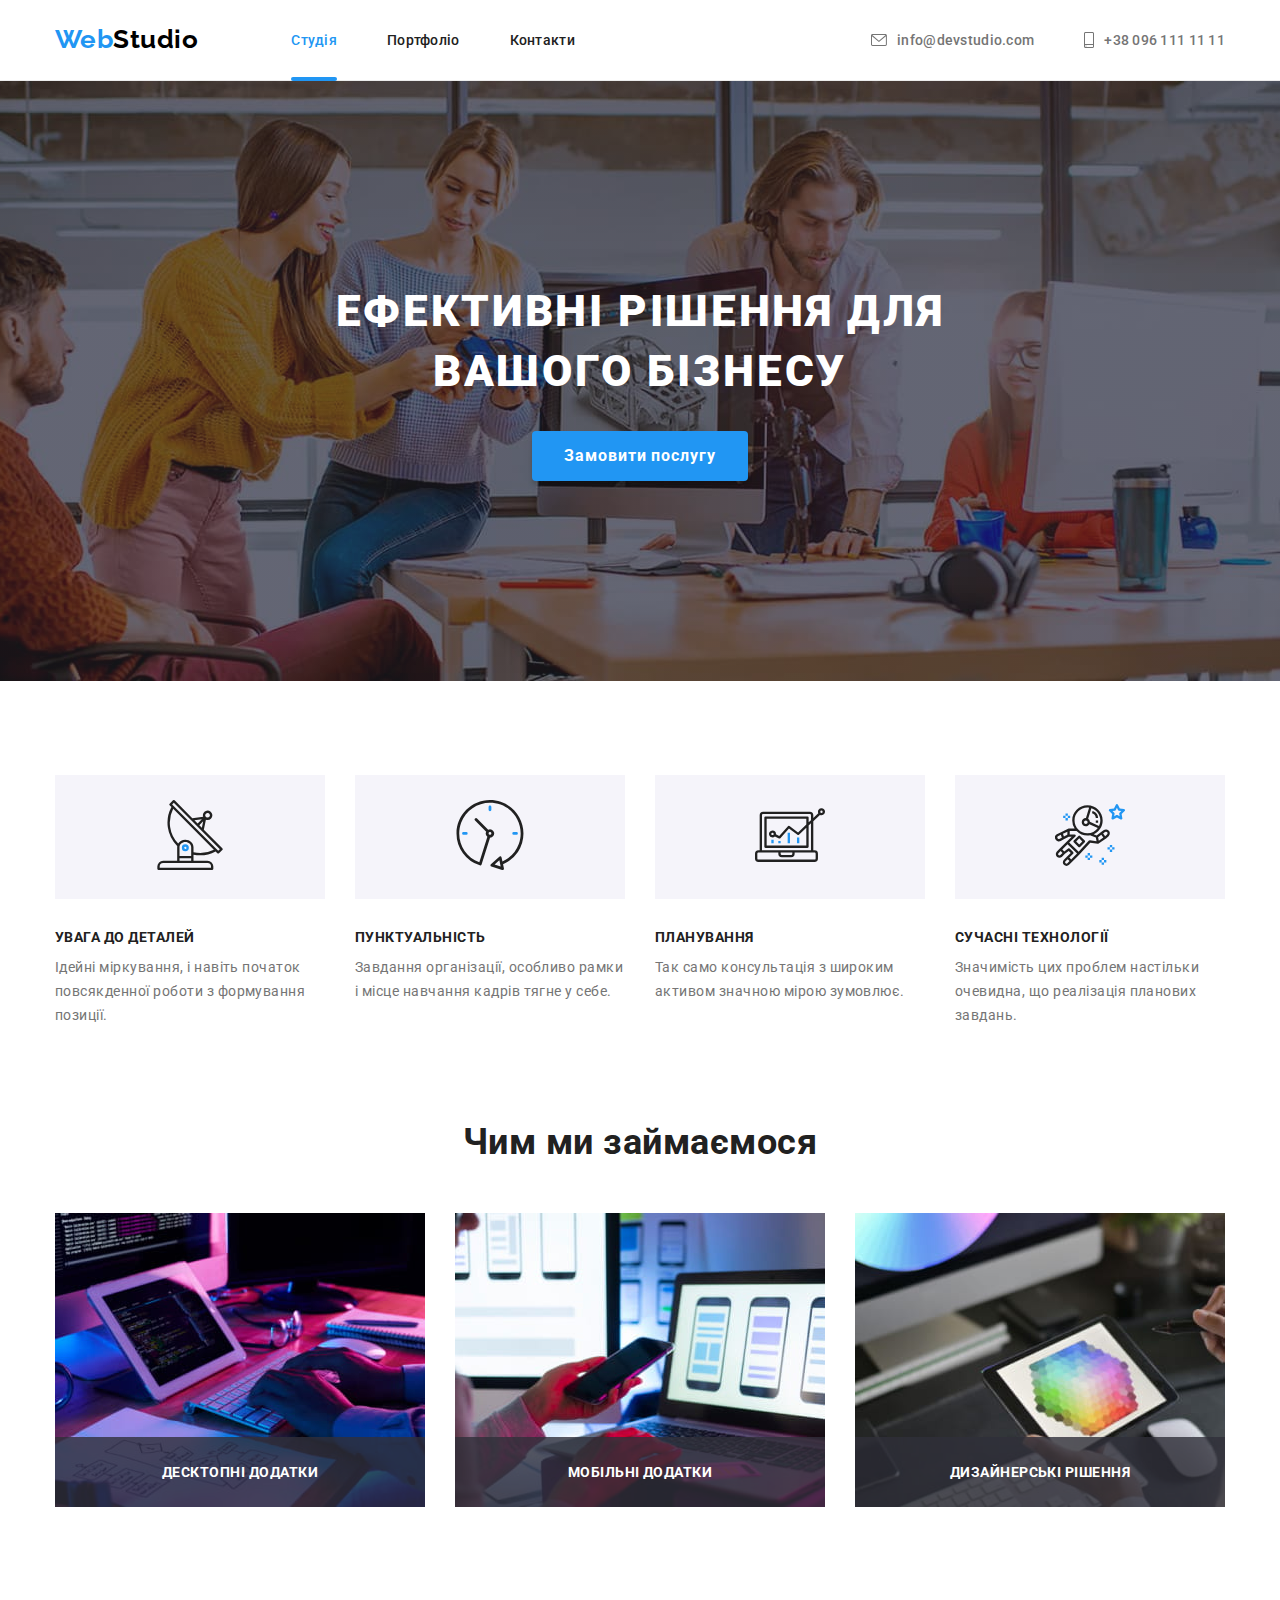
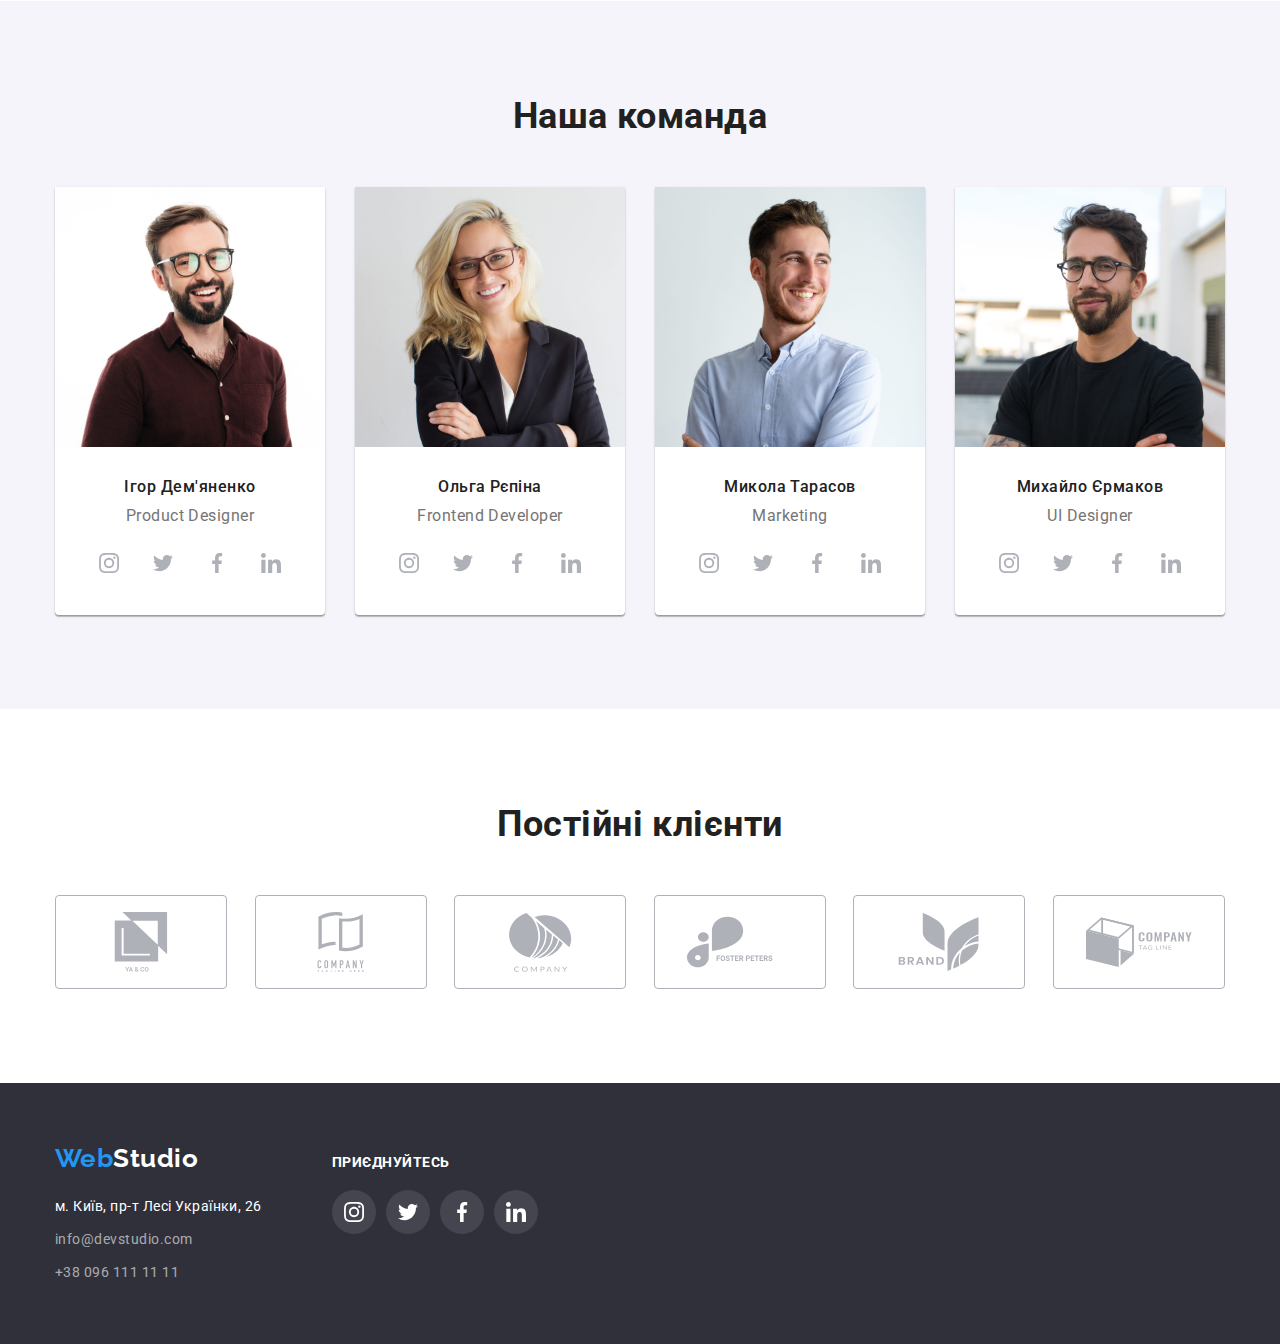
<file: index.html>
<!DOCTYPE html>
<html lang="uk">
  <head>
    <meta charset="UTF-8" />
    <meta http-equiv="X-UA-Compatible" content="IE=edge" />
    <meta name="viewport" content="width=f, initial-scale=1.0" />
    <title>Document</title>

    <link
      href="https://fonts.googleapis.com/css2?family=Raleway:wght@700&family=Roboto:wght@400;500;700;900&display=swap"
      rel="stylesheet"
    />

    <link rel="stylesheet" href="css/modern-normalize.css" />

    <link rel="stylesheet" href="./css/styles.css" />
  </head>
  <body class="page">
    <!-- header -->
    <header class="header">
      <div class="container header-container">
        <nav class="header-nav">
          <a class="logo-header link" href="./index.html"
            >Web<span class="logo-black">Studio</span></a
          >

          <ul class="header-nav-list list">
            <li class="header-nav-item">
              <a class="header-nav-link link current" href="./index.html">Студія</a>
            </li>
            <li class="header-nav-item">
              <a class="header-nav-link link" href="./portfolio.html">Портфоліо</a>
            </li>
            <li class="header-nav-item">
              <a class="header-nav-link link" href="">Контакти</a>
            </li>
          </ul>
        </nav>

        <ul class="header-contact-list list">
          <li class="header-contact-item">
            <a class="header-contact-link link" href="info@devstudio.com"
              ><svg class="header-icons" width="16" height="12">
                <use href="./images/icons.svg#envelope"></use>
              </svg>
              info@devstudio.com
            </a>
          </li>
          <li class="header-contact-item">
            <a class="header-contact-link link" href="tel:+380961111111">
              <svg class="header-icons" width="10" height="16">
                <use href="./images/icons.svg#smartphone"></use>
              </svg>
              +38 096 111 11 11
            </a>
          </li>
        </ul>
      </div>
    </header>

    <!-- main -->

    <main>
      <!-- Hero -->

      <section class="hero section">
        <div class="container">
          <h1 class="hero-title">
            Ефективні рішення для <br />
            вашого бізнесу
          </h1>
          <button class="hero-btn" type="button" data-modal-open>Замовити послугу</button>
        </div>
      </section>

      <!-- Features -->

      <section class="features-section section">
        <div class="container">
          <h2 class="visually-hidden">Особливості</h2>
          <ul class="features-list list">
            <li class="features-item">
              <div class="container-features-icons">
                <svg class="features-icons" width="70" height="70">
                  <use href="./images/icons.svg#antenna"></use>
                </svg>
              </div>

              <h3 class="features-titel">УВАГА ДО ДЕТАЛЕЙ</h3>
              <p class="features-text">
                Ідейні міркування, і навіть початок повсякденної роботи з формування позиції.
              </p>
            </li>

            <li class="features-item">
              <div class="container-features-icons">
                <svg class="features-icons" width="70" height="70">
                  <use href="./images/icons.svg#clock"></use>
                </svg>
              </div>
              <h3 class="features-titel">ПУНКТУАЛЬНІСТЬ</h3>
              <p class="features-text">
                Завдання організації, особливо рамки і місце навчання кадрів тягне у себе.
              </p>
            </li>

            <li class="features-item">
              <div class="container-features-icons">
                <svg class="features-icons" width="70" height="70">
                  <use href="./images/icons.svg#diagram"></use>
                </svg>
              </div>
              <h3 class="features-titel">ПЛАНУВАННЯ</h3>
              <p class="features-text">
                Так само консультація з широким активом значною мірою зумовлює.
              </p>
            </li>

            <li class="features-item">
              <div class="container-features-icons">
                <svg class="features-icons" width="70" height="70">
                  <use href="./images/icons.svg#astronaut"></use>
                </svg>
              </div>
              <h3 class="features-titel">СУЧАСНІ ТЕХНОЛОГІЇ</h3>
              <p class="features-text">
                Значимість цих проблем настільки очевидна, що реалізація планових завдань.
              </p>
            </li>
          </ul>
        </div>
      </section>

      <!-- Work -->

      <section class="work-section section">
        <div class="container">
          <h2 class="work-titel">Чим ми займаємося</h2>
          <ul class="work-list list">
            <li class="work-item">
              <img
                src="./images/what-do-we-do/box1.jpg"
                alt="Набирає текст на клавіатурі"
                width="370"
                height="294"
              />
              <p class="work-text">Десктопні додатки</p>
            </li>

            <li class="work-item">
              <img
                src="./images/what-do-we-do/box2.jpg"
                alt="Перевіряе розміщення контенту для смартфону"
                width="370"
                height="294"
              />
              <p class="work-text">Мобільні додатки</p>
            </li>

            <li class="work-item">
              <img
                src="./images/what-do-we-do/box3.jpg"
                alt="Підбирає колір на планшеті"
                width="370"
                height="294"
              />
              <p class="work-text">Дизайнерські рішення</p>
            </li>
          </ul>
        </div>
      </section>

      <!-- Team -->

      <section class="team-section section">
        <div class="container">
          <h2 class="section-title">Наша команда</h2>

          <ul class="team-list list">
            <li class="team-item">
              <img
                src="./images/team/team1.jpg"
                alt="Фото чоловіка в червоній сорочці та окулярах"
                width="270"
                height="260"
              />
              <div class="container-team-text">
                <h3 class="team-title">Ігор Дем'яненко</h3>
                <p class="team-text" lang="en">Product Designer</p>
                <ul class="team-socials-list list">
                  <li class="team-socials-item">
                    <a
                      class="team-socials-linc linc"
                      href="https://instagram.com"
                      target="_blank"
                      rel="noopener noreferrer"
                      aria-label="Instagram"
                    >
                      <svg class="team-socials-icon" width="20" height="20">
                        <use href="./images/icons.svg#instagram"></use>
                      </svg>
                    </a>
                  </li>
                  <li class="team-socials-item">
                    <a
                      class="team-socials-linc linc"
                      href="https://twitter.com"
                      target="_blank"
                      rel="noopener noreferrer"
                      aria-label="Twitter"
                    >
                      <svg class="team-socials-icon" width="20" height="20">
                        <use href="./images/icons.svg#twitter"></use>
                      </svg>
                    </a>
                  </li>
                  <li class="team-socials-item">
                    <a
                      class="team-socials-linc linc"
                      href="https://facebook.com"
                      target="_blank"
                      rel="noopener noreferrer"
                      aria-label="Facebook"
                    >
                      <svg class="team-socials-icon" width="20" height="20">
                        <use href="./images/icons.svg#facebook"></use>
                      </svg>
                    </a>
                  </li>
                  <li class="team-socials-item">
                    <a
                      class="team-socials-linc linc"
                      href="https://linkedin.com"
                      target="_blank"
                      rel="noopener noreferrer"
                      aria-label="Linkedin"
                    >
                      <svg class="team-socials-icon" width="20" height="20">
                        <use href="./images/icons.svg#linkedin"></use>
                      </svg>
                    </a>
                  </li>
                </ul>
              </div>
            </li>

            <li class="team-item">
              <img
                src="./images/team/team2.jpg"
                alt="Фото жінки в діловому костюмі та окуляках"
                width="270"
                height="260"
              />
              <div class="container-team-text">
                <h3 class="team-title">Ольга Рєпіна</h3>
                <p class="team-text" lang="en">Frontend Developer</p>
                <ul class="team-socials-list list">
                  <li class="team-socials-item">
                    <a
                      class="team-socials-linc linc"
                      href="https://instagram.com"
                      target="_blank"
                      rel="noopener noreferrer"
                      aria-label="Instagram"
                    >
                      <svg class="team-socials-icon" width="20" height="20">
                        <use href="./images/icons.svg#instagram"></use>
                      </svg>
                    </a>
                  </li>
                  <li class="team-socials-item">
                    <a
                      class="team-socials-linc linc"
                      href="https://twitter.com"
                      target="_blank"
                      rel="noopener noreferrer"
                      aria-label="Twitter"
                    >
                      <svg class="team-socials-icon" width="20" height="20">
                        <use href="./images/icons.svg#twitter"></use>
                      </svg>
                    </a>
                  </li>
                  <li class="team-socials-item">
                    <a
                      class="team-socials-linc linc"
                      href="https://facebook.com"
                      target="_blank"
                      rel="noopener noreferrer"
                      aria-label="Facebook"
                    >
                      <svg class="team-socials-icon" width="20" height="20">
                        <use href="./images/icons.svg#facebook"></use>
                      </svg>
                    </a>
                  </li>
                  <li class="team-socials-item">
                    <a
                      class="team-socials-linc linc"
                      href="https://linkedin.com"
                      target="_blank"
                      rel="noopener noreferrer"
                      aria-label="Linkedin"
                    >
                      <svg class="team-socials-icon" width="20" height="20">
                        <use href="./images/icons.svg#linkedin"></use>
                      </svg>
                    </a>
                  </li>
                </ul>
              </div>
            </li>

            <li class="team-item">
              <img
                src="./images/team/team3.jpg"
                alt="Фото чоловіка в блакитній сорочці"
                width="270"
                height="260"
              />
              <div class="container-team-text">
                <h3 class="team-title">Микола Тарасов</h3>
                <p class="team-text" lang="en">Marketing</p>
                <ul class="team-socials-list list">
                  <li class="team-socials-item">
                    <a
                      class="team-socials-linc linc"
                      href="https://instagram.com"
                      target="_blank"
                      rel="noopener noreferrer"
                      aria-label="Instagram"
                    >
                      <svg class="team-socials-icon" width="20" height="20">
                        <use href="./images/icons.svg#instagram"></use>
                      </svg>
                    </a>
                  </li>
                  <li class="team-socials-item">
                    <a
                      class="team-socials-linc linc"
                      href="https://twitter.com"
                      target="_blank"
                      rel="noopener noreferrer"
                      aria-label="Twitter"
                    >
                      <svg class="team-socials-icon" width="20" height="20">
                        <use href="./images/icons.svg#twitter"></use>
                      </svg>
                    </a>
                  </li>
                  <li class="team-socials-item">
                    <a
                      class="team-socials-linc linc"
                      href="https://facebook.com"
                      target="_blank"
                      rel="noopener noreferrer"
                      aria-label="Facebook"
                    >
                      <svg class="team-socials-icon" width="20" height="20">
                        <use href="./images/icons.svg#facebook"></use>
                      </svg>
                    </a>
                  </li>
                  <li class="team-socials-item">
                    <a
                      class="team-socials-linc linc"
                      href="https://linkedin.com"
                      target="_blank"
                      rel="noopener noreferrer"
                      aria-label="Linkedin"
                    >
                      <svg class="team-socials-icon" width="20" height="20">
                        <use href="./images/icons.svg#linkedin"></use>
                      </svg>
                    </a>
                  </li>
                </ul>
              </div>
            </li>

            <li class="team-item">
              <img
                src="./images/team/team4.jpg"
                alt="Фото чоловіка в чорній футболці та окулярах"
                width="270"
                height="260"
              />
              <div class="container-team-text">
                <h3 class="team-title">Михайло Єрмаков</h3>
                <p class="team-text" lang="en">UI Designer</p>
                <ul class="team-socials-list list">
                  <li class="team-socials-item">
                    <a
                      class="team-socials-linc linc"
                      href="https://instagram.com"
                      target="_blank"
                      rel="noopener noreferrer"
                      aria-label="Instagram"
                    >
                      <svg class="team-socials-icon" width="20" height="20">
                        <use href="./images/icons.svg#instagram"></use>
                      </svg>
                    </a>
                  </li>
                  <li class="team-socials-item">
                    <a
                      class="team-socials-linc linc"
                      href="https://twitter.com"
                      target="_blank"
                      rel="noopener noreferrer"
                      aria-label="Twitter"
                    >
                      <svg class="team-socials-icon" width="20" height="20">
                        <use href="./images/icons.svg#twitter"></use>
                      </svg>
                    </a>
                  </li>
                  <li class="team-socials-item">
                    <a
                      class="team-socials-linc linc"
                      href="https://facebook.com"
                      target="_blank"
                      rel="noopener noreferrer"
                      aria-label="Facebook"
                    >
                      <svg class="team-socials-icon" width="20" height="20">
                        <use href="./images/icons.svg#facebook"></use>
                      </svg>
                    </a>
                  </li>
                  <li class="team-socials-item">
                    <a
                      class="team-socials-linc linc"
                      href="https://linkedin.com"
                      target="_blank"
                      rel="noopener noreferrer"
                      aria-label="Linkedin"
                    >
                      <svg class="team-socials-icon" width="20" height="20">
                        <use href="./images/icons.svg#linkedin"></use>
                      </svg>
                    </a>
                  </li>
                </ul>
              </div>
            </li>
          </ul>
        </div>
      </section>

      <!-- Customers -->

      <section class="customers-section section">
        <div class="container">
          <h2 class="section-title">Постійні клієнти</h2>
          <ul class="customers-list list">
            <li class="customers-item item">
              <a
                class="customers-linc linc"
                href=""
                target="_blank"
                rel="noopener noreferrer"
                aria-label="Client 1"
              >
                <svg class="customers-icon" width="106" height="60">
                  <use href="./images/icons.svg#logo-1"></use>
                </svg>
              </a>
            </li>
            <li class="customers-item item">
              <a
                class="customers-linc linc"
                href=""
                target="_blank"
                rel="noopener noreferrer"
                aria-label="Client 2"
              >
                <svg class="customers-icon" width="106" height="60">
                  <use href="./images/icons.svg#logo-2"></use>
                </svg>
              </a>
            </li>
            <li class="customers-item item">
              <a
                class="customers-linc linc"
                href=""
                target="_blank"
                rel="noopener noreferrer"
                aria-label="Client 3"
              >
                <svg class="customers-icon" width="106" height="60">
                  <use href="./images/icons.svg#logo-3"></use>
                </svg>
              </a>
            </li>
            <li class="customers-item item">
              <a
                class="customers-linc linc"
                href=""
                target="_blank"
                rel="noopener noreferrer"
                aria-label="Client 4"
              >
                <svg class="customers-icon" width="106" height="60">
                  <use href="./images/icons.svg#logo-4"></use>
                </svg>
              </a>
            </li>
            <li class="customers-item item">
              <a
                class="customers-linc linc"
                href=""
                target="_blank"
                rel="noopener noreferrer"
                aria-label="Client 5"
              >
                <svg class="customers-icon" width="106" height="60">
                  <use href="./images/icons.svg#logo-5"></use>
                </svg>
              </a>
            </li>
            <li class="customers-item item">
              <a
                class="customers-linc linc"
                href=""
                target="_blank"
                rel="noopener noreferrer"
                aria-label="Client 6"
              >
                <svg class="customers-icon" width="106" height="60">
                  <use href="./images/icons.svg#logo-6"></use>
                </svg>
              </a>
            </li>
          </ul>
        </div>
      </section>
    </main>

    <!-- footer -->

    <footer class="footer">
      <div class="footer-container container">
        <div class="footer-container-address">
          <a class="logo-footer link" href="./index.html"
            >Web<span class="logo-white">Studio</span></a
          >
          <address>
            <ul class="footer-contact-list list">
              <li class="footer-contact-item">
                <a
                  class="footer-contact-link address-link"
                  href="https://goo.gl/maps/rwggJUQYhm4si4AN7"
                  target="_blank"
                  rel="noopener  noreferrer"
                  >м. Київ, пр-т Лесі Українки, 26</a
                >
              </li>
              <li class="footer-contact-item">
                <a class="footer-contact-link link" href="info@devstudio.com">info@devstudio.com</a>
              </li>
              <li class="footer-contact-item">
                <a class="footer-contact-link link" href="tel:+380961111111">+38 096 111 11 11</a>
              </li>
            </ul>
          </address>
        </div>
        <div class="footer-container-icons">
          <h2 class="footer-title">приєднуйтесь</h2>
          <ul class="footer-icons-list">
            <li class="team-socials-item">
              <a
                class="footer-icons-linc linc"
                href="https://instagram.com"
                target="_blank"
                rel="noopener noreferrer"
                aria-label="Instagram"
              >
                <svg class="footer-socials-icon" width="20" height="20">
                  <use href="./images/icons.svg#instagram"></use>
                </svg>
              </a>
            </li>
            <li class="team-socials-item">
              <a
                class="footer-icons-linc linc"
                href="https://twitter.com"
                target="_blank"
                rel="noopener noreferrer"
                aria-label="Twitter"
              >
                <svg class="footer-socials-icon" width="20" height="20">
                  <use href="./images/icons.svg#twitter"></use>
                </svg>
              </a>
            </li>
            <li class="team-socials-item">
              <a
                class="footer-icons-linc linc"
                href="https://facebook.com"
                target="_blank"
                rel="noopener noreferrer"
                aria-label="Facebook"
              >
                <svg class="footer-socials-icon" width="20" height="20">
                  <use href="./images/icons.svg#facebook"></use>
                </svg>
              </a>
            </li>
            <li class="team-socials-item">
              <a
                class="footer-icons-linc linc"
                href="https://linkedin.com"
                target="_blank"
                rel="noopener noreferrer"
                aria-label="Linkedin"
              >
                <svg class="footer-socials-icon" width="20" height="20">
                  <use href="./images/icons.svg#linkedin"></use>
                </svg>
              </a>
            </li>
          </ul>
        </div>
      </div>
    </footer>

    <!-- Modal window -->

    <div class="backdrop is-hidden" data-modal>
      <div class="modal">
        <button class="modal-btn" type="button" data-modal-close>
          <svg width="18" height="18">
            <use href="./images/icons.svg#cross"></use>
          </svg>
        </button>
      </div>
    </div>
    <script src="./js/modal.js"></script>
  </body>
</html>
</file>
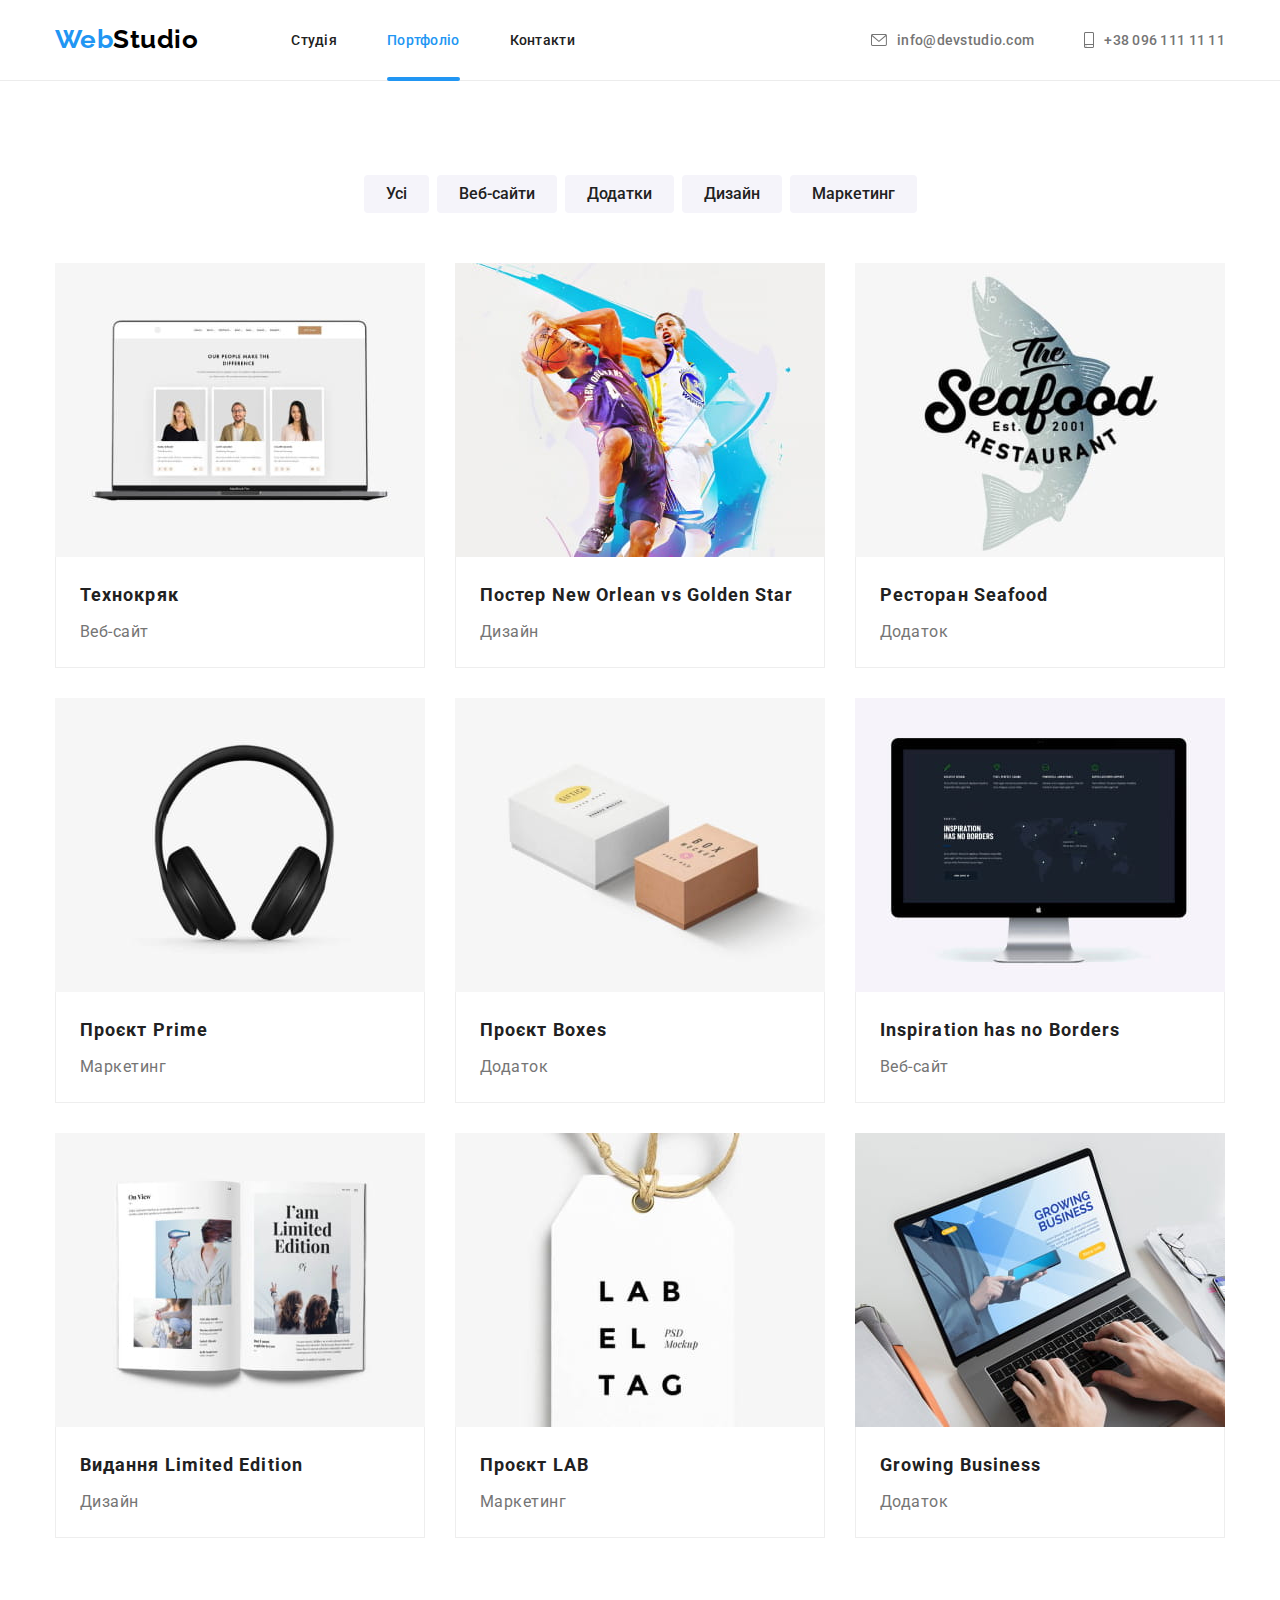
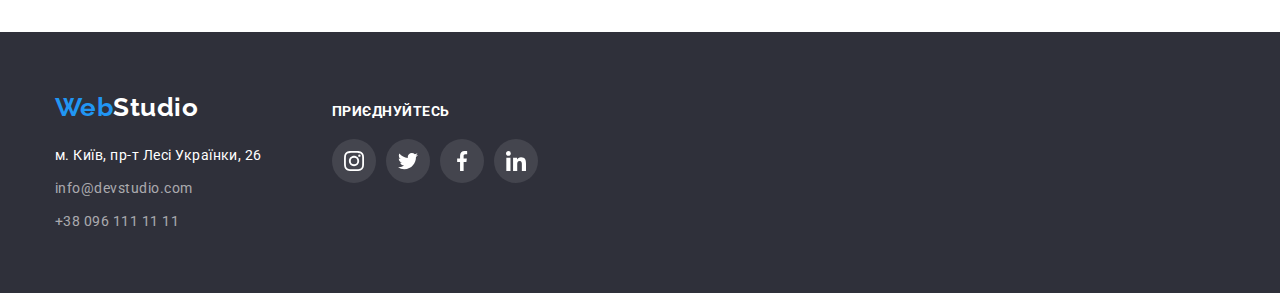
<file: portfolio.html>
<!DOCTYPE html>
<html lang="uk">
  <head>
    <meta charset="UTF-8" />
    <meta http-equiv="X-UA-Compatible" content="IE=edge" />
    <meta name="viewport" content="width=f, initial-scale=1.0" />
    <title>Document</title>

    <link
      href="https://fonts.googleapis.com/css2?family=Raleway:wght@700&family=Roboto:wght@400;500;700;900&display=swap"
      rel="stylesheet"
    />

    <link rel="stylesheet" href="css/modern-normalize.css" />

    <link rel="stylesheet" href="./css/styles.css" />
  </head>
  <body class="page">
    <!-- header -->
    <header class="header">
      <div class="container header-container">
        <nav class="header-nav">
          <a class="logo-header link" href="./index.html"
            >Web<span class="logo-black">Studio</span></a
          >

          <ul class="header-nav-list list">
            <li class="header-nav-item">
              <a class="header-nav-link link" href="./index.html">Студія</a>
            </li>
            <li class="header-nav-item">
              <a class="header-nav-link link current" href="./portfolio.html">Портфоліо</a>
            </li>
            <li class="header-nav-item">
              <a class="header-nav-link link" href="">Контакти</a>
            </li>
          </ul>
        </nav>

        <ul class="header-contact-list list">
          <li class="header-contact-item">
            <a class="header-contact-link link" href="info@devstudio.com"
              ><svg class="header-icons" width="16" height="12">
                <use href="./images/icons.svg#envelope"></use>
              </svg>
              info@devstudio.com
            </a>
          </li>
          <li class="header-contact-item">
            <a class="header-contact-link link" href="tel:+380961111111">
              <svg class="header-icons" width="10" height="16">
                <use href="./images/icons.svg#smartphone"></use>
              </svg>
              +38 096 111 11 11
            </a>
          </li>
        </ul>
      </div>
    </header>

    <!-- main -->

    <main>
      <section class="portfolio-section section">
        <div class="container">
          <h1 class="visually-hidden">Портфоліо</h1>
          <ul class="portfolio-btn-list list">
            <li class="portfolio-btn-item">
              <button class="portfolio-btn" type="button">Усі</button>
            </li>
            <li class="portfolio-btn-item">
              <button class="portfolio-btn" type="button">Веб-сайти</button>
            </li>
            <li class="portfolio-btn-item">
              <button class="portfolio-btn" type="button">Додатки</button>
            </li>
            <li class="portfolio-btn-item">
              <button class="portfolio-btn" type="button">Дизайн</button>
            </li>
            <li class="portfolio-btn-item">
              <button class="portfolio-btn" type="button">Маркетинг</button>
            </li>
          </ul>
          <ul class="portfolio-list list">
            <li class="portfolio-item">
              <a href="" class="portfolio-link">
                <div class="overlay-item">
                  <img
                    src="./images/portfolio/img-1.jpg"
                    alt="Відкритий ноутбук з сайтом Технокряк"
                    width="370"
                    height="294"
                  />
                  <div class="overlay">
                    <p class="overlay-text">
                      Ресурс пропонує комплексні пропозиції з різним рівнем функціоналу та сервісів.
                      Все це дозволить відвідувачу отримати вичерпні відомості про компанію чи
                      приватну особу.
                    </p>
                  </div>
                </div>
                <div class="container-portfolio-text">
                  <h2 class="portfolio-list-titel">Технокряк</h2>
                  <p class="portfolio-list-text">Веб-сайт</p>
                </div>
              </a>
            </li>
            <li class="portfolio-item">
              <a href="" class="portfolio-link">
                <div class="overlay-item">
                  <img
                    src="./images/portfolio/img-2.jpg"
                    alt="Хлопці грають в баскетбол"
                    width="370"
                    height="294"
                  />
                  <div class="overlay">
                    <p class="overlay-text">
                      Ресурс пропонує комплексні пропозиції з різним рівнем функціоналу та сервісів.
                      Все це дозволить відвідувачу отримати вичерпні відомості про компанію чи
                      приватну особу.
                    </p>
                  </div>
                </div>

                <div class="container-portfolio-text">
                  <h2 class="portfolio-list-titel">Постер New Orlean vs Golden Star</h2>
                  <p class="portfolio-list-text">Дизайн</p>
                </div>
              </a>
            </li>
            <li class="portfolio-item">
              <a href="" class="portfolio-link">
                <div class="overlay-item">
                  <img
                    src="./images/portfolio/img-3.jpg"
                    alt="Логотип ресторану Seafood"
                    width="370"
                    height="294"
                  />
                  <div class="overlay">
                    <p class="overlay-text">
                      Ресурс пропонує комплексні пропозиції з різним рівнем функціоналу та сервісів.
                      Все це дозволить відвідувачу отримати вичерпні відомості про компанію чи
                      приватну особу.
                    </p>
                  </div>
                </div>

                <div class="container-portfolio-text">
                  <h2 class="portfolio-list-titel">Ресторан Seafood</h2>
                  <p class="portfolio-list-text">Додаток</p>
                </div>
              </a>
            </li>
            <li class="portfolio-item">
              <a href="" class="portfolio-link">
                <div class="overlay-item">
                  <img
                    src="./images/portfolio/img-4.jpg"
                    alt="Чорні навушники"
                    width="370"
                    height="294"
                  />
                  <div class="overlay">
                    <p class="overlay-text">
                      Ресурс пропонує комплексні пропозиції з різним рівнем функціоналу та сервісів.
                      Все це дозволить відвідувачу отримати вичерпні відомості про компанію чи
                      приватну особу.
                    </p>
                  </div>
                </div>

                <div class="container-portfolio-text">
                  <h2 class="portfolio-list-titel">Проєкт Prime</h2>
                  <p class="portfolio-list-text">Маркетинг</p>
                </div>
              </a>
            </li>
            <li class="portfolio-item">
              <a href="" class="portfolio-link">
                <div class="overlay-item">
                  <img
                    src="./images/portfolio/img-5.jpg"
                    alt="Дві коробки"
                    width="370"
                    height="294"
                  />
                  <div class="overlay">
                    <p class="overlay-text">
                      Ресурс пропонує комплексні пропозиції з різним рівнем функціоналу та сервісів.
                      Все це дозволить відвідувачу отримати вичерпні відомості про компанію чи
                      приватну особу.
                    </p>
                  </div>
                </div>

                <div class="container-portfolio-text">
                  <h2 class="portfolio-list-titel">Проєкт Boxes</h2>
                  <p class="portfolio-list-text">Додаток</p>
                </div>
              </a>
            </li>
            <li class="portfolio-item">
              <a href="" class="portfolio-link">
                <div class="overlay-item">
                  <img
                    src="./images/portfolio/img-6.jpg"
                    alt="Монітор для компютера"
                    width="370"
                    height="294"
                  />
                  <div class="overlay">
                    <p class="overlay-text">
                      Ресурс пропонує комплексні пропозиції з різним рівнем функціоналу та сервісів.
                      Все це дозволить відвідувачу отримати вичерпні відомості про компанію чи
                      приватну особу.
                    </p>
                  </div>
                </div>

                <div class="container-portfolio-text">
                  <h2 class="portfolio-list-titel">Inspiration has no Borders</h2>
                  <p class="portfolio-list-text">Веб-сайт</p>
                </div>
              </a>
            </li>
            <li class="portfolio-item">
              <a href="" class="portfolio-link">
                <div class="overlay-item">
                  <img
                    src="./images/portfolio/img-7.jpg"
                    alt="Відкритий журнал"
                    width="370"
                    height="294"
                  />
                  <div class="overlay">
                    <p class="overlay-text">
                      Ресурс пропонує комплексні пропозиції з різним рівнем функціоналу та сервісів.
                      Все це дозволить відвідувачу отримати вичерпні відомості про компанію чи
                      приватну особу.
                    </p>
                  </div>
                </div>

                <div class="container-portfolio-text">
                  <h2 class="portfolio-list-titel">Видання Limited Edition</h2>
                  <p class="portfolio-list-text">Дизайн</p>
                </div>
              </a>
            </li>
            <li class="portfolio-item">
              <a href="" class="portfolio-link">
                <div class="overlay-item">
                  <img src="./images/portfolio/img-8.jpg" alt="Бірка" width="370" height="294" />
                  <div class="overlay">
                    <p class="overlay-text">
                      Ресурс пропонує комплексні пропозиції з різним рівнем функціоналу та сервісів.
                      Все це дозволить відвідувачу отримати вичерпні відомості про компанію чи
                      приватну особу.
                    </p>
                  </div>
                </div>

                <div class="container-portfolio-text">
                  <h2 class="portfolio-list-titel">Проєкт LAB</h2>
                  <p class="portfolio-list-text">Маркетинг</p>
                </div>
              </a>
            </li>
            <li class="portfolio-item">
              <a href="" class="portfolio-link">
                <div class="overlay-item">
                  <img
                    src="./images/portfolio/img-9.jpg"
                    alt="Чоловік працює на макбук"
                    width="370"
                    height="294"
                  />
                  <div class="overlay">
                    <p class="overlay-text">
                      Ресурс пропонує комплексні пропозиції з різним рівнем функціоналу та сервісів.
                      Все це дозволить відвідувачу отримати вичерпні відомості про компанію чи
                      приватну особу.
                    </p>
                  </div>
                </div>

                <div class="container-portfolio-text">
                  <h2 class="portfolio-list-titel">Growing Business</h2>
                  <p class="portfolio-list-text">Додаток</p>
                </div>
              </a>
            </li>
          </ul>
        </div>
      </section>
    </main>

    <!-- footer -->

    <footer class="footer">
      <div class="footer-container container">
        <div class="footer-container-address">
          <a class="logo-footer link" href="./index.html"
            >Web<span class="logo-white">Studio</span></a
          >
          <address>
            <ul class="footer-contact-list list">
              <li class="footer-contact-item">
                <a
                  class="footer-contact-link address-link"
                  href="https://goo.gl/maps/rwggJUQYhm4si4AN7"
                  target="_blank"
                  rel="noopener  noreferrer"
                  >м. Київ, пр-т Лесі Українки, 26</a
                >
              </li>
              <li class="footer-contact-item">
                <a class="footer-contact-link link" href="info@devstudio.com">info@devstudio.com</a>
              </li>
              <li class="footer-contact-item">
                <a class="footer-contact-link link" href="tel:+380961111111">+38 096 111 11 11</a>
              </li>
            </ul>
          </address>
        </div>
        <div class="footer-container-icons">
          <h2 class="footer-title">приєднуйтесь</h2>
          <ul class="footer-icons-list">
            <li class="team-socials-item">
              <a
                class="footer-icons-linc linc"
                href="https://instagram.com"
                target="_blank"
                rel="noopener noreferrer"
                aria-label="Instagram"
              >
                <svg class="footer-socials-icon" width="20" height="20">
                  <use href="./images/icons.svg#instagram"></use>
                </svg>
              </a>
            </li>
            <li class="team-socials-item">
              <a
                class="footer-icons-linc linc"
                href="https://twitter.com"
                target="_blank"
                rel="noopener noreferrer"
                aria-label="Twitter"
              >
                <svg class="footer-socials-icon" width="20" height="20">
                  <use href="./images/icons.svg#twitter"></use>
                </svg>
              </a>
            </li>
            <li class="team-socials-item">
              <a
                class="footer-icons-linc linc"
                href="https://facebook.com"
                target="_blank"
                rel="noopener noreferrer"
                aria-label="Facebook"
              >
                <svg class="footer-socials-icon" width="20" height="20">
                  <use href="./images/icons.svg#facebook"></use>
                </svg>
              </a>
            </li>
            <li class="team-socials-item">
              <a
                class="footer-icons-linc linc"
                href="https://linkedin.com"
                target="_blank"
                rel="noopener noreferrer"
                aria-label="Linkedin"
              >
                <svg class="footer-socials-icon" width="20" height="20">
                  <use href="./images/icons.svg#linkedin"></use>
                </svg>
              </a>
            </li>
          </ul>
        </div>
      </div>
    </footer>
    <script src="./js/modal.js"></script>
  </body>
</html>
</file>
<file: css/styles.css>
:root {
  /* Fonts */

  --main-font: 'Roboto', sans-serif;
  --secondary-font: 'Raleway', sans-serif;

  /* Text colors */

  --main-txt-cl: #757575;
  --titel-txt-cl: #212121;
  --accent-color: #2196f3;
  --black-logo-color: #000000;
  --white-text-color: #ffffff;
  --footer-text-color: #ffffff99;
  --socials-icons: #afb1b8;

  /* Background colors */
  --accent-bg-cl: #2f303a;
  --background-white-color: #f5f5f5;
  --background-lite-color: #f5f4fa;

  --anim-fast: 250ms ease;
  --anim-slow: cubic-bezier(0.4, 0, 0.2, 1);
}

.page {
  font-family: var(--main-font);
  letter-spacing: 0.03em;
  color: var(--titel-txt-cl);
}

.section {
  padding-top: 94px;
  padding-bottom: 94px;
}

/* reset */
ul {
  margin: 0;
  padding: 0;
  list-style: none;
}

h1,
h2,
h3,
h4,
h5,
h6,
p {
  margin: 0;
}

img {
  display: block;
}

/* Прибираємо крапки зі списків */
.list {
  list-style: none;
}

/* Прибираєм підкреслення  */
.link {
  text-decoration: none;
}

.container {
  width: 1200px;
  padding-left: 15px;
  padding-right: 15px;
  margin-left: auto;
  margin-right: auto;
}

.header-container {
  display: flex;
  align-items: center;
}

.header-nav {
  display: flex;
  align-items: center;
}

/* Header */

.header {
  border-bottom: 1px solid #ececec;
  /* padding-top: 32px;
  padding-bottom: 32px; */
}

.logo-header {
  display: block;
  margin-right: 93px;
  font-family: var(--secondary-font);
  font-weight: 700;
  font-size: 26px;
  line-height: calc(31 / 26);
  color: var(--accent-color);
  padding-top: 24px;
  padding-bottom: 25px;
}

.logo-black {
  color: var(--black-logo-color);
}

.header-nav-list {
  display: flex;
  gap: 50px;
}

.header-nav-link {
  display: block;
  font-weight: 500;
  font-size: 14px;
  line-height: calc(16 / 14);
  letter-spacing: 0.02em;
  color: var(--titel-txt-cl);
  padding-top: 32px;
  padding-bottom: 32px;
  transition: color 250ms cubic-bezier(0.4, 0, 0.2, 1);
  position: relative;
}

.header-contact-link {
  display: flex;
  gap: 10px;
  align-items: center;
  fill: var(--main-txt-cl);
  font-weight: 500;
  font-size: 14px;
  line-height: calc(16 / 14);
  letter-spacing: 0.02em;
  color: var(--main-txt-cl);
  padding-top: 32px;
  padding-bottom: 32px;
  transition: color 250ms cubic-bezier(0.4, 0, 0.2, 1), fill 250ms cubic-bezier(0.4, 0, 0.2, 1);
}

.header-nav-link:hover,
.header-nav-link:focus,
.header-contact-link:hover,
.header-contact-link:focus {
  color: var(--accent-color);
  fill: var(--accent-color);
}

.header-nav-list .current {
  color: var(--accent-color);
}

.current::after {
  position: absolute;
  display: block;
  content: '';
  width: 100%;
  height: 4px;
  border-radius: 2px;
  bottom: -1px;
  background-color: var(--accent-color);
}

.header-contact-list {
  display: flex;
  margin-left: auto;
  gap: 50px;
}

/* main */

/* hero */
.hero {
  background-color: var(--accent-bg-cl);
  background-image: linear-gradient(rgba(47, 48, 58, 0.4), rgba(47, 48, 58, 0.4)),
    url(../images/hero/Img.jpg);
  padding: 200px 0px;
  text-align: center;
  max-width: 1600px;
  margin-left: auto;
  margin-right: auto;
  background-position: center;
  background-repeat: no-repeat;
  background-size: cover;
}

.hero-title {
  font-weight: 900;
  font-size: 44px;
  line-height: calc(60 / 44);
  text-align: center;
  letter-spacing: 0.06em;
  text-transform: uppercase;
  color: var(--white-text-color);
  margin-bottom: 30px;
}

.hero-btn {
  font-family: inherit;
  font-weight: 700;
  font-size: 16px;
  line-height: calc(30 / 16);
  letter-spacing: 0.06em;
  background-color: var(--accent-color);
  color: var(--white-text-color);
  cursor: pointer;
  box-shadow: 0px 4px 4px rgba(0, 0, 0, 0.15);
  border-radius: 4px;
  border: none;
  padding: 10px 32px;
}

.hero-btn:hover,
.hero-btn:focus {
  background-color: var(--white-text-color);
  color: var(--accent-color);
}

/* Features */

.features-list {
  display: flex;
  gap: 30px;
}

.features-item {
  width: 270px;
}

.container-features-icons {
  padding: 25px 100px;
  margin-bottom: 30px;
  background-color: var(--background-lite-color);
}

.visually-hidden {
  position: absolute;
  width: 1px;
  height: 1px;
  margin: -1px;
  border: 0;
  padding: 0;

  white-space: nowrap;
  clip-path: inset(100%);
  clip: rect(0 0 0 0);
  overflow: hidden;
}

.features-titel {
  font-weight: 700;
  font-size: 14px;
  line-height: calc(16 / 14);
  text-transform: uppercase;
  margin-bottom: 10px;
}

.features-text {
  font-size: 14px;
  line-height: calc(24 / 14);
  color: var(--main-txt-cl);
}

/* Work */

.work-section {
  padding-top: 0px;
}

.work-titel {
  font-weight: 700;
  font-size: 36px;
  line-height: calc(42 / 36);
  color: var(--titel-txt-cl);
  text-align: center;
  margin-bottom: 50px;
}

.work-list {
  display: flex;
  gap: 30px;
}

.work-item {
  position: relative;
}

.work-text {
  position: absolute;
  bottom: 0;
  left: 0;
  width: 100%;
  font-weight: 700;
  font-size: 14px;
  line-height: calc(16 / 14);
  text-align: center;
  text-transform: uppercase;
  color: var(--white-text-color);
  padding: 27px 0;
  background: rgba(47, 48, 58, 0.8);
}

/* Team */

.team-section {
  background-color: var(--background-lite-color);
}

.section-title {
  font-weight: 700;
  font-size: 36px;
  line-height: calc(42 / 36);
  color: var(--titel-txt-cl);
  text-align: center;
  margin-bottom: 50px;
}

.team-list {
  display: flex;
  gap: 30px;
}
.container-team-text {
  padding-top: 30px;
  padding-bottom: 30px;
}

.team-item {
  background-color: var(--white-text-color);
  box-shadow: 0px 1px 3px rgba(0, 0, 0, 0.12), 0px 1px 1px rgba(0, 0, 0, 0.14),
    0px 2px 1px rgba(0, 0, 0, 0.2);
  border-radius: 0px 0px 4px 4px;
}

.team-title {
  font-weight: 500;
  font-size: 16px;
  line-height: calc(19 / 16);
  color: var(--titel-txt-cl);
  margin-bottom: 10px;
  text-align: center;
}

.team-text {
  line-height: calc(19 / 16);
  color: var(--main-txt-cl);
  text-align: center;
  margin-bottom: 16px;
}

.team-socials-list {
  display: flex;
  justify-content: center;
  gap: 10px;
}

.team-socials-linc {
  display: flex;
  align-items: center;
  justify-content: center;

  width: 44px;
  height: 44px;

  fill: var(--socials-icons);
  background-color: var(--white-text-color);
  border-radius: 50%;
  transition: background-color 250ms cubic-bezier(0.4, 0, 0.2, 1),
    fill 250ms cubic-bezier(0.4, 0, 0.2, 1);
}

.team-socials-linc:hover,
.team-socials-linc:focus {
  fill: var(--white-text-color);
  background-color: var(--accent-color);
}

/* -----Customers----- */

.customers-list {
  display: flex;
  align-items: center;
  justify-content: space-between;
}

.customers-linc {
  display: flex;
  align-items: center;
  justify-content: center;
  padding: 16px 32px;
  border: 1px solid;
  border-radius: 4px;
  fill: var(--socials-icons);
  color: var(--socials-icons);
  transition: border 250ms cubic-bezier(0.4, 0, 0.2, 1), fill 250ms cubic-bezier(0.4, 0, 0.2, 1);
}

.customers-linc:hover,
.customers-linc:focus {
  fill: var(--accent-color);
  color: var(--accent-color);
  cursor: pointer;
}

/* -----portfolio----- */

.portfolio-btn-list {
  display: flex;
  justify-content: center;
  gap: 8px;
  margin-bottom: 50px;
}

.portfolio-btn {
  font-family: inherit;
  font-weight: 500;
  font-size: 16px;
  line-height: calc(26 / 16);
  color: var(--titel-txt-cl);
  background-color: var(--background-lite-color);
  cursor: pointer;
  border-radius: 4px;
  border: none;
  padding: 6px 22px;
  transition: color 250ms cubic-bezier(0.4, 0, 0.2, 1),
    box-shadow 250ms cubic-bezier(0.4, 0, 0.2, 1),
    background-color 250ms cubic-bezier(0.4, 0, 0.2, 1);
}

.portfolio-btn:hover,
.portfolio-btn:focus {
  background-color: var(--accent-color);
  color: var(--white-text-color);
  box-shadow: 0px 4px 4px rgba(0, 0, 0, 0.15);
}

.container-portfolio-text {
  padding: 20px 24px;
  border-right: 1px solid #eeeeee;
  border-left: 1px solid #eeeeee;
  border-bottom: 1px solid #eeeeee;
}

.portfolio-link:hover,
.portfolio-link:focus {
  box-shadow: 0px 1px 1px rgba(0, 0, 0, 0.12), 0px 4px 4px rgba(0, 0, 0, 0.06),
    1px 4px 6px rgba(0, 0, 0, 0.16);
}

.portfolio-list {
  display: flex;
  flex-wrap: wrap;
  gap: 30px;
}

.portfolio-link {
  text-decoration: none;
  background: var(--white-text-color);
  display: block;
}

.overlay-item {
  position: relative;
  overflow: hidden;
  transition: box-shadow 250ms cubic-bezier(0.4, 0, 0.2, 1);
}

.overlay {
  position: absolute;
  top: 0;
  left: 0;

  transform: translateY(100%);
  transition: transform var(--anim-fast);
  width: 100%;
  height: 100%;

  display: flex;
  align-items: center;
  justify-content: center;
  padding: 20px;
  background-color: rgba(33, 150, 243, 0.9);
  backdrop-filter: blur(4px);
}

.portfolio-link:hover .overlay,
.portfolio-link:focus .overlay {
  transform: translateY(0);
}

.overlay-text {
  font-weight: 400;
  font-size: 18px;
  line-height: calc(28 / 18);
  color: var(--white-text-color);
  padding: 63px 24px;
}

.portfolio-list-titel {
  font-weight: 700;
  font-size: 18px;
  line-height: calc(36 / 18);
  letter-spacing: 0.06em;
  color: var(--titel-txt-cl);
  margin-bottom: 4px;
}

.portfolio-list-text {
  line-height: calc(30 / 16);
  color: var(--main-txt-cl);
}

/* -----footer------ */
.footer {
  background-color: var(--accent-bg-cl);
  padding-top: 60px;
  padding-bottom: 60px;
}

.footer-container {
  display: flex;
  align-items: baseline;
}

.footer-container-address {
  margin-right: 70px;
}

.footer-title {
  font-weight: 700;
  font-size: 14px;
  line-height: calc(16 / 14);
  text-transform: uppercase;
  color: var(--white-text-color);
  margin-bottom: 20px;
}

.footer-icons-list {
  display: flex;
  gap: 10px;
}

.footer-icons-linc {
  display: flex;
  align-items: center;
  justify-content: center;

  width: 44px;
  height: 44px;

  fill: var(--white-text-color);
  background-color: rgba(255, 255, 255, 0.1);
  border-radius: 50%;
  transition: background-color 250ms cubic-bezier(0.4, 0, 0.2, 1);
}

.footer-icons-linc:hover,
.footer-icons-linc:focus {
  fill: var(--white-text-color);
  background-color: var(--accent-color);
}

address {
  font-style: normal;
}

.logo-footer {
  display: block;
  font-family: var(--secondary-font);
  font-weight: 700;
  font-size: 26px;
  line-height: calc(31 / 26);
  color: var(--accent-color);
  margin-bottom: 20px;
}

.logo-white {
  color: var(--white-text-color);
}

.footer-contact-link {
  font-size: 14px;
  line-height: calc(24 / 14);

  color: var(--footer-text-color);
}

.address-link {
  font-size: 14px;
  line-height: calc(24 / 14);
  text-decoration: none;
  color: var(--white-text-color);
}

.footer-contact-link:hover,
.footer-contact-link:focus {
  color: var(--accent-color);
}

.footer-contact-item {
  margin-bottom: 9px;
}

.footer-contact-item:last-child {
  margin-bottom: 0;
}

/* ------Modal window------ */

.backdrop {
  position: fixed;
  top: 0;
  left: 0;
  z-index: 1000;

  width: 100%;
  height: 100%;
  background-color: rgba(0, 0, 0, 0.4);
  opacity: 1;
  visibility: visible;
  transition: opacity 250ms cubic-bezier(0.4, 0, 0.2, 1),
    visibility 250ms cubic-bezier(0.4, 0, 0.2, 1);
}

.backdrop.is-hidden {
  opacity: 0;
  pointer-events: none;
  visibility: hidden;
}

.modal {
  position: absolute;
  left: 50%;
  top: 50%;
  transform: translate(-50%, -50%);
  width: 528px;
  height: 581px;
  background: var(--white-text-color);
  box-shadow: 0px 1px 3px rgba(0, 0, 0, 0.12), 0px 1px 1px rgba(0, 0, 0, 0.14),
    0px 2px 1px rgba(0, 0, 0, 0.2);
  border-radius: 4px;
}
.modal-btn {
  position: absolute;
  right: 8px;
  top: 8px;

  width: 30px;
  height: 30px;

  display: flex;
  align-items: center;
  justify-content: center;

  padding: 0;
  border: 1px solid var(--socials-icons);
  border-radius: 50%;
  cursor: pointer;
}
</file>
